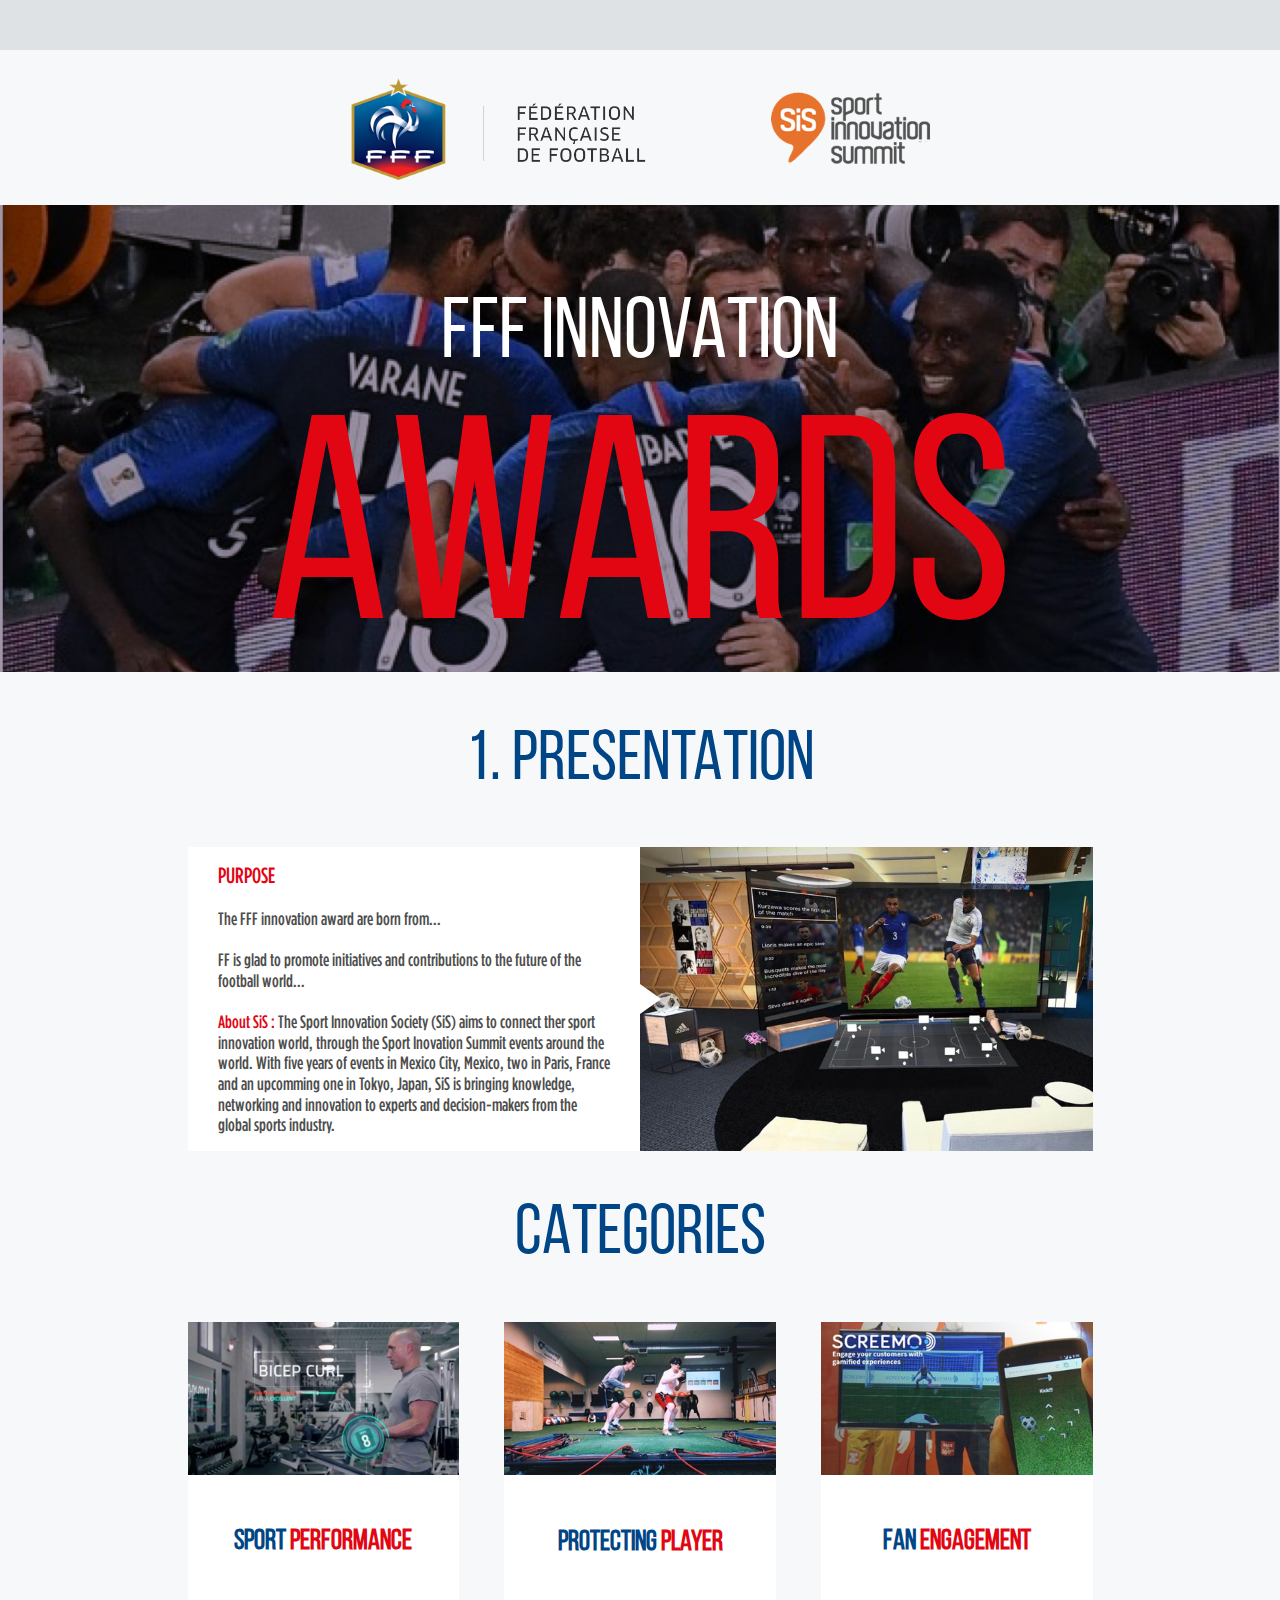
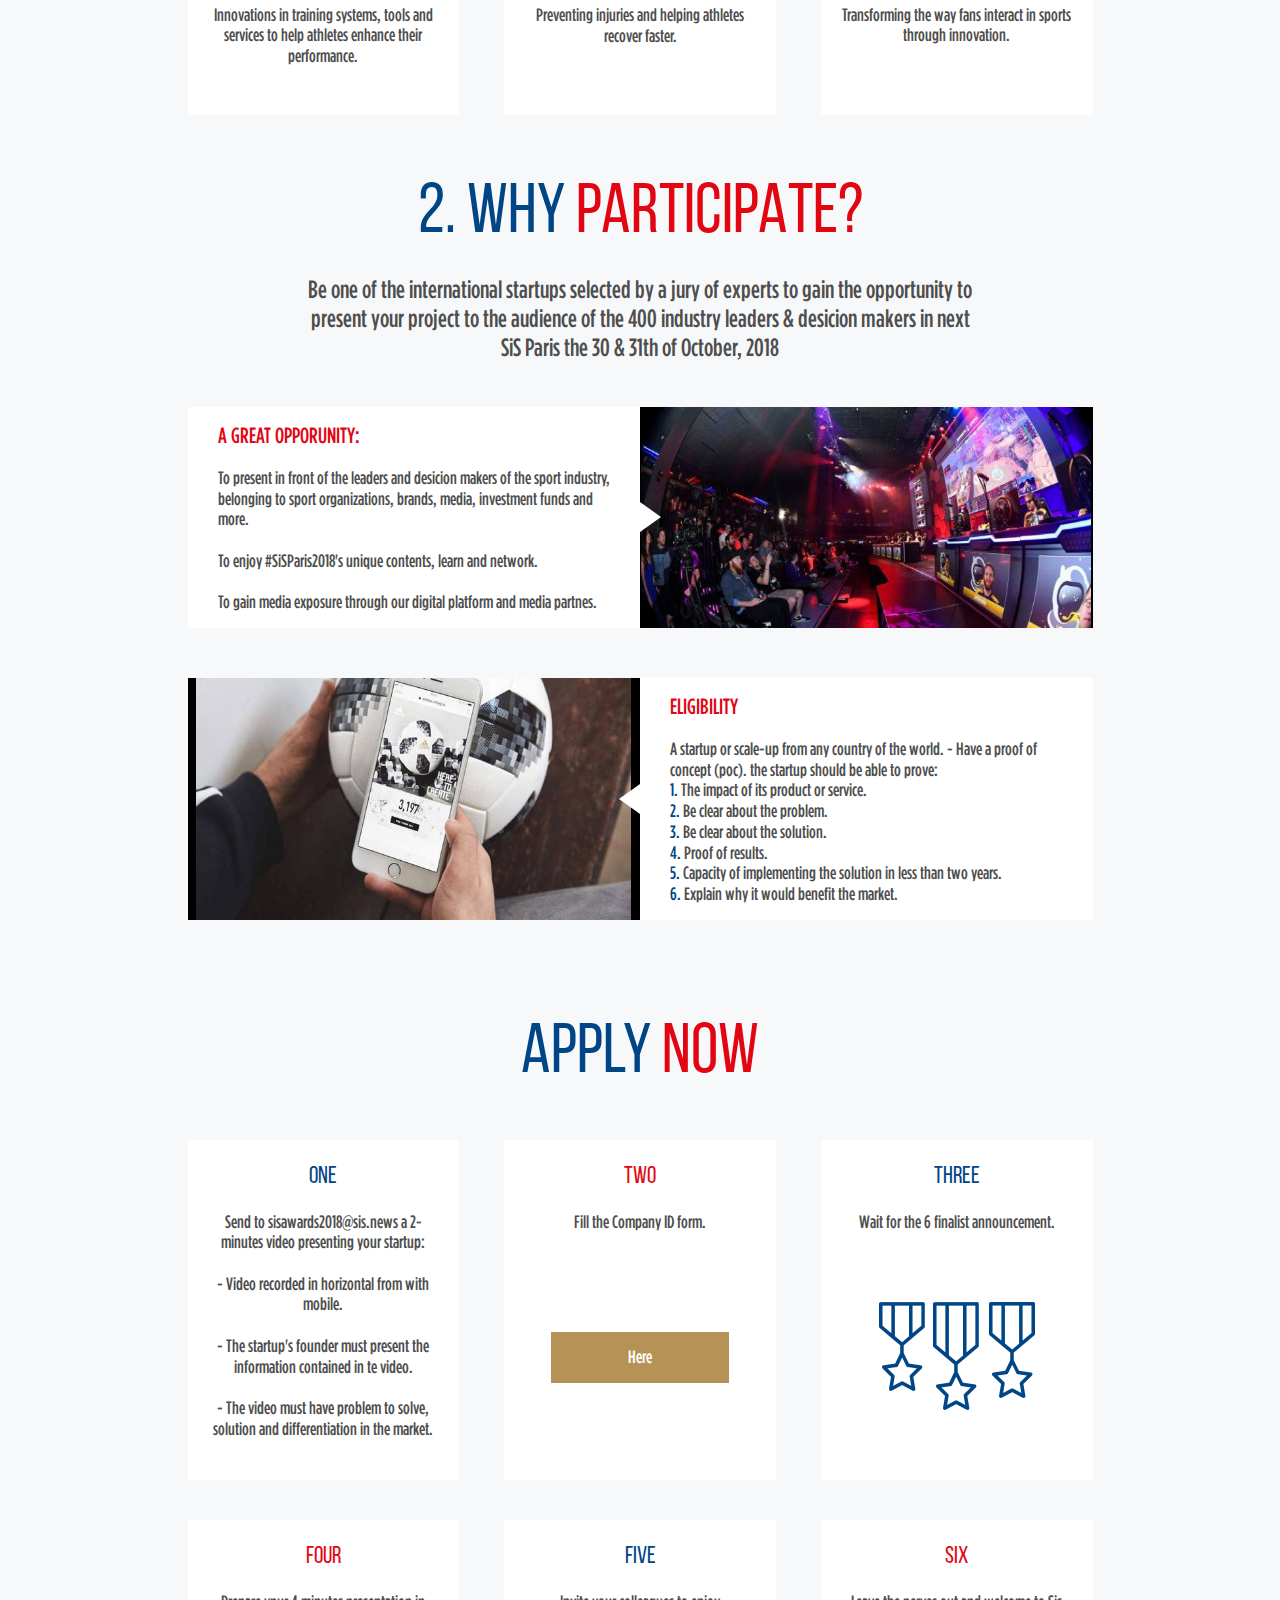
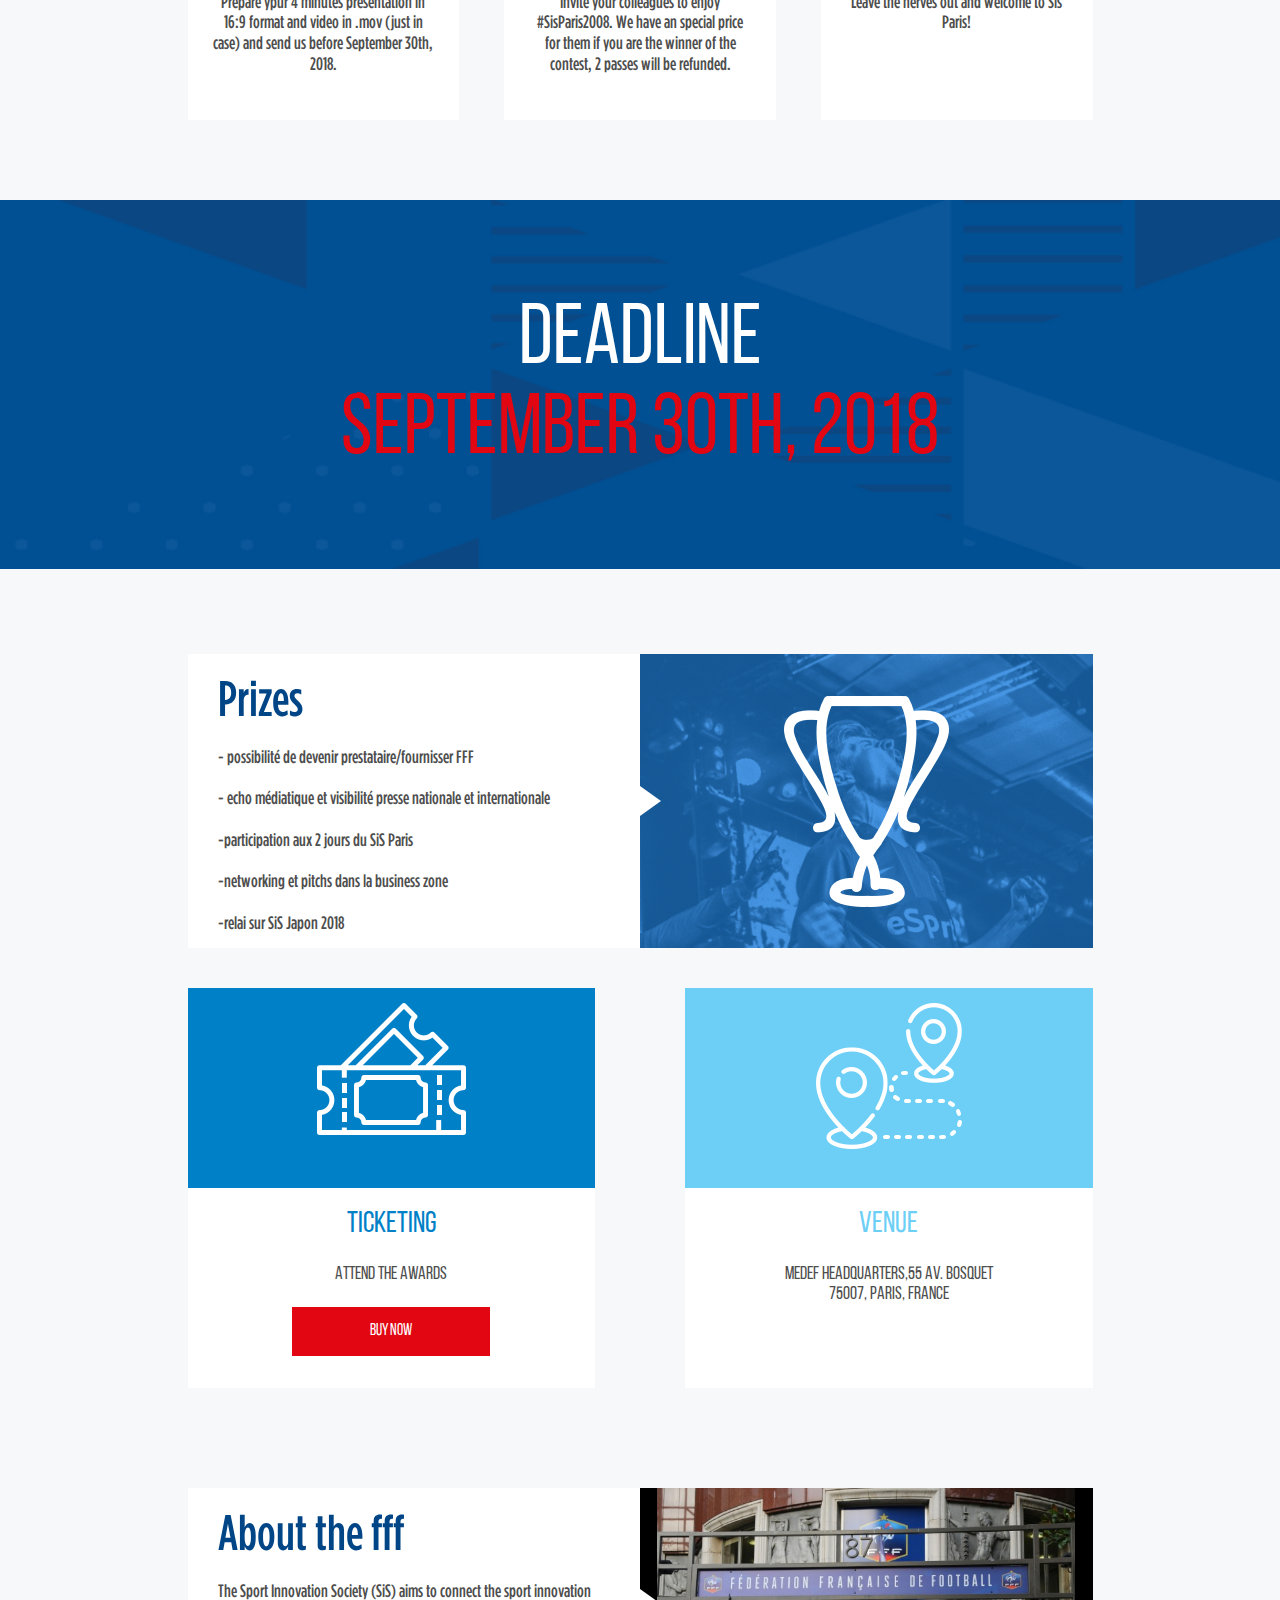
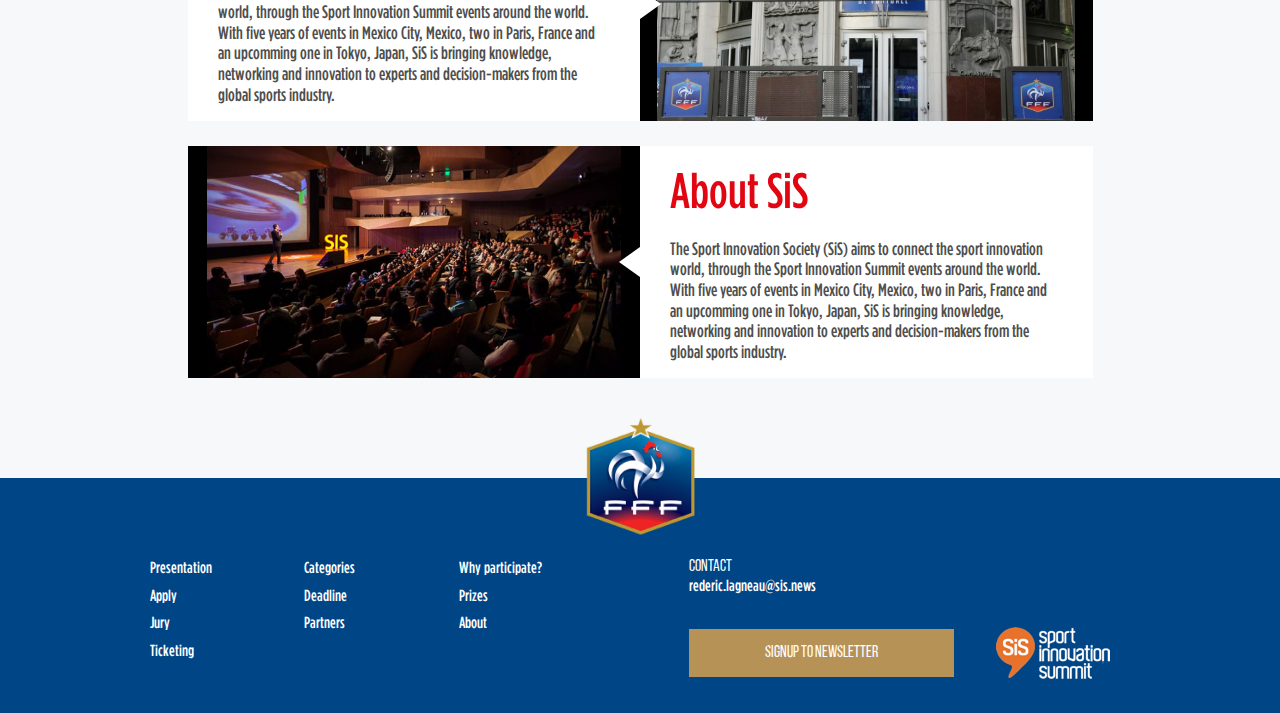
<file: index.html>
<!doctype html><html lang="en"><head><meta charset="utf-8"><meta name="viewport" content="width=device-width,initial-scale=1,shrink-to-fit=no"><meta name="theme-color" content="#000000"><link rel="manifest" href="manifest.json"><title>SiS FFF</title><link href="/static/css/main.6a89628b.css" rel="stylesheet"></head><body><noscript>You need to enable JavaScript to run this app.</noscript><div id="root"></div><script type="text/javascript" src="/static/js/main.50e4eb0e.js"></script></body></html>
</file>
<file: static/css/main.6a89628b.css>
.imgResponsive{max-width:100%;height:auto}body{background-color:#f7f8f9}.red{color:#e20613}.blue{color:#004586}.blue-king{color:#0080c7}.blue-light{color:#6dcff6}.blue-king-bg{background-color:#0080c7}.blue-light-bg{background-color:#6dcff6}.big-text{font-size:50px}@font-face{font-family:Bebas Neue;font-style:normal;font-weight:400;src:local("BebasNeue"),local("BebasNeue-Regular"),url(/static/media/BebasNeue-Regular.a105cda5.otf) format("opentype")}@font-face{font-family:Gotham Condensed;font-style:normal;font-weight:400;src:local("GothamCondensed"),local("GothamCondensed-Medium"),url(/static/media/GothamCondensed-Medium.6c3c04e4.otf) format("opentype")}

/*! normalize.css v8.0.0 | MIT License | github.com/necolas/normalize.css */html{line-height:1.15;-webkit-text-size-adjust:100%}body{margin:0}h1{font-size:2em;margin:.67em 0}hr{-webkit-box-sizing:content-box;box-sizing:content-box;height:0;overflow:visible}pre{font-family:monospace,monospace;font-size:1em}a{background-color:transparent}abbr[title]{border-bottom:none;text-decoration:underline;-webkit-text-decoration:underline dotted;text-decoration:underline dotted}b,strong{font-weight:bolder}code,kbd,samp{font-family:monospace,monospace;font-size:1em}small{font-size:80%}sub,sup{font-size:75%;line-height:0;position:relative;vertical-align:baseline}sub{bottom:-.25em}sup{top:-.5em}img{border-style:none}button,input,optgroup,select,textarea{font-family:inherit;font-size:100%;line-height:1.15;margin:0}button,input{overflow:visible}button,select{text-transform:none}[type=button],[type=reset],[type=submit],button{-webkit-appearance:button}[type=button]::-moz-focus-inner,[type=reset]::-moz-focus-inner,[type=submit]::-moz-focus-inner,button::-moz-focus-inner{border-style:none;padding:0}[type=button]:-moz-focusring,[type=reset]:-moz-focusring,[type=submit]:-moz-focusring,button:-moz-focusring{outline:1px dotted ButtonText}fieldset{padding:.35em .75em .625em}legend{-webkit-box-sizing:border-box;box-sizing:border-box;color:inherit;display:table;max-width:100%;padding:0;white-space:normal}progress{vertical-align:baseline}textarea{overflow:auto}[type=checkbox],[type=radio]{-webkit-box-sizing:border-box;box-sizing:border-box;padding:0}[type=number]::-webkit-inner-spin-button,[type=number]::-webkit-outer-spin-button{height:auto}[type=search]{-webkit-appearance:textfield;outline-offset:-2px}[type=search]::-webkit-search-decoration{-webkit-appearance:none}::-webkit-file-upload-button{-webkit-appearance:button;font:inherit}details{display:block}summary{display:list-item}[hidden],template{display:none}/*! normalize.css v8.0.0 | MIT License | github.com/necolas/normalize.css */html{line-height:1.15;-webkit-text-size-adjust:100%}body{margin:0}h1{font-size:2em;margin:.67em 0}hr{-webkit-box-sizing:content-box;box-sizing:content-box;height:0;overflow:visible}pre{font-family:monospace,monospace;font-size:1em}a{background-color:transparent}abbr[title]{border-bottom:none;text-decoration:underline;-webkit-text-decoration:underline dotted;text-decoration:underline dotted}b,strong{font-weight:bolder}code,kbd,samp{font-family:monospace,monospace;font-size:1em}small{font-size:80%}sub,sup{font-size:75%;line-height:0;position:relative;vertical-align:baseline}sub{bottom:-.25em}sup{top:-.5em}img{border-style:none}button,input,optgroup,select,textarea{font-family:inherit;font-size:100%;line-height:1.15;margin:0}button,input{overflow:visible}button,select{text-transform:none}[type=button],[type=reset],[type=submit],button{-webkit-appearance:button}[type=button]::-moz-focus-inner,[type=reset]::-moz-focus-inner,[type=submit]::-moz-focus-inner,button::-moz-focus-inner{border-style:none;padding:0}[type=button]:-moz-focusring,[type=reset]:-moz-focusring,[type=submit]:-moz-focusring,button:-moz-focusring{outline:1px dotted ButtonText}fieldset{padding:.35em .75em .625em}legend{-webkit-box-sizing:border-box;box-sizing:border-box;color:inherit;display:table;max-width:100%;padding:0;white-space:normal}progress{vertical-align:baseline}textarea{overflow:auto}[type=checkbox],[type=radio]{-webkit-box-sizing:border-box;box-sizing:border-box;padding:0}[type=number]::-webkit-inner-spin-button,[type=number]::-webkit-outer-spin-button{height:auto}[type=search]{-webkit-appearance:textfield;outline-offset:-2px}[type=search]::-webkit-search-decoration{-webkit-appearance:none}::-webkit-file-upload-button{-webkit-appearance:button;font:inherit}details{display:block}summary{display:list-item}[hidden],template{display:none}@font-face{font-family:Bebas Neue;font-style:normal;font-weight:400;src:local("BebasNeue"),local("BebasNeue-Regular"),url(/static/media/BebasNeue-Regular.a105cda5.otf) format("opentype")}@font-face{font-family:Gotham Condensed;font-style:normal;font-weight:400;src:local("GothamCondensed"),local("GothamCondensed-Medium"),url(/static/media/GothamCondensed-Medium.6c3c04e4.otf) format("opentype")}
/*# sourceMappingURL=main.6a89628b.css.map*/
</file>
